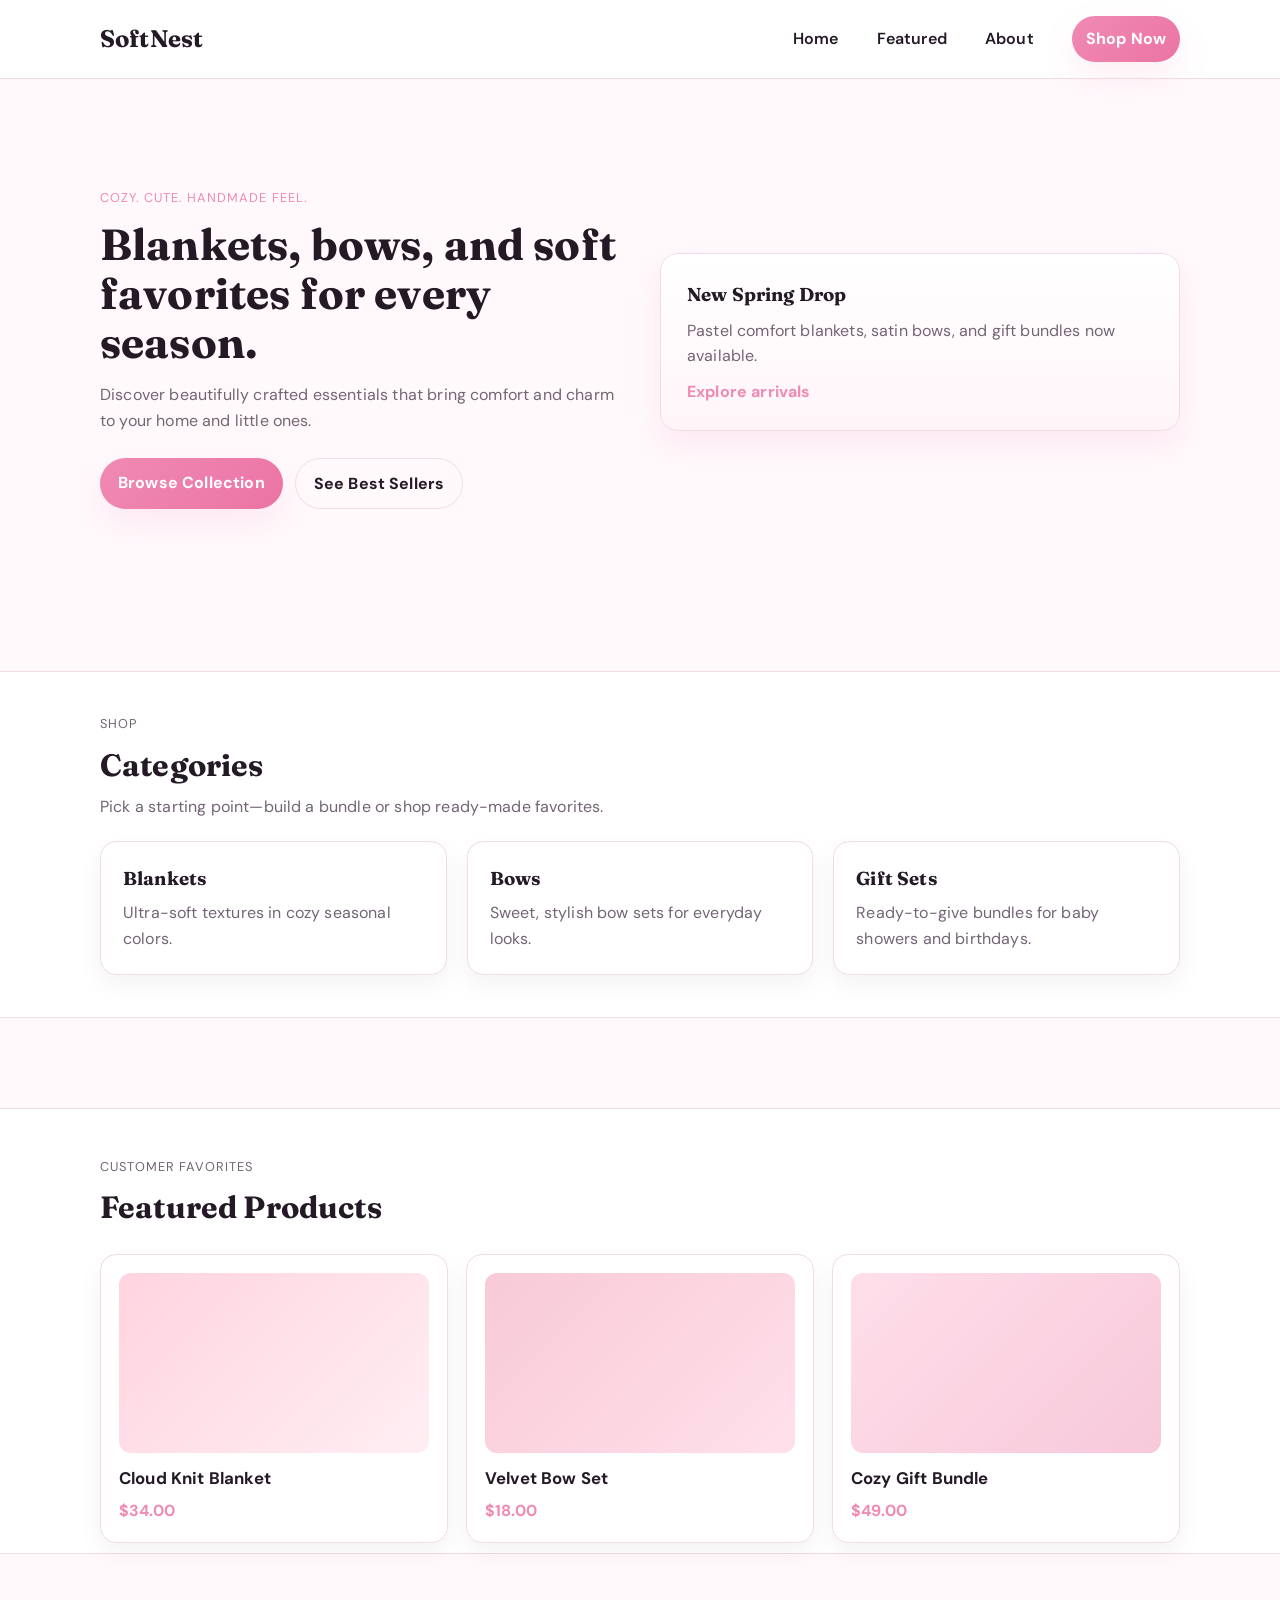
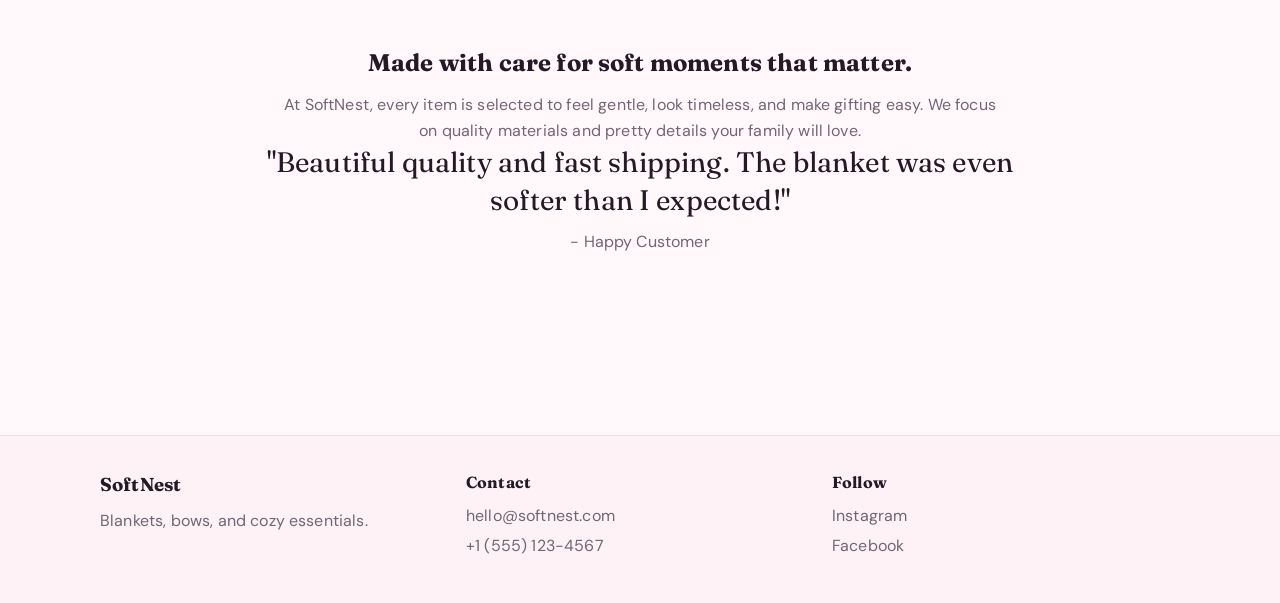
<file: docs/index.html>
<!DOCTYPE html>
<html lang="en">
<head>
  <meta charset="UTF-8">
  <meta name="viewport" content="width=device-width, initial-scale=1.0">
  <title>SoftNest</title>
  <link rel="preconnect" href="https://fonts.googleapis.com">
  <link rel="preconnect" href="https://fonts.gstatic.com" crossorigin>
  <link href="https://fonts.googleapis.com/css2?family=DM+Sans:wght@400;500;700&family=Fraunces:opsz,wght@9..144,600;9..144,700&display=swap" rel="stylesheet">
  <link rel="stylesheet" href="style.css">
</head>
<body>
  <header class="site-header">
    <nav class="navbar container">
      <a href="#" class="logo">SoftNest</a>
      <ul class="nav-links">
        <li><a href="#home">Home</a></li>
        <li><a href="#featured">Featured</a></li>
        <li><a href="#about">About</a></li>
      </ul>
      <a href="#shop" class="btn btn-sm">Shop Now</a>
    </nav>
  </header>

  <main>
    <section class="hero" id="home">
      <div class="container hero-grid">
        <div class="hero-copy">
          <p class="eyebrow">Cozy. Cute. Handmade feel.</p>
          <h1>Blankets, bows, and soft favorites for every season.</h1>
          <p class="hero-text">
            Discover beautifully crafted essentials that bring comfort and charm
            to your home and little ones.
          </p>
          <div class="hero-actions">
            <a href="#shop" class="btn">Browse Collection</a>
            <a href="#featured" class="btn btn-outline">See Best Sellers</a>
          </div>
        </div>
        <div class="hero-card">
          <h3>New Spring Drop</h3>
          <p>Pastel comfort blankets, satin bows, and gift bundles now available.</p>
          <a href="#shop">Explore arrivals</a>
        </div>
      </div>
    </section>

    <section class="section-frame" id="shop">
      <div class="container">
        <div class="section-heading">
          <p class="eyebrow">Shop</p>
          <h2>Categories</h2>
          <p class="hero-text">Pick a starting point—build a bundle or shop ready-made favorites.</p>
        </div>
        <div class="categories">
          <article class="category">
            <h3>Blankets</h3>
            <p>Ultra-soft textures in cozy seasonal colors.</p>
          </article>
          <article class="category">
            <h3>Bows</h3>
            <p>Sweet, stylish bow sets for everyday looks.</p>
          </article>
          <article class="category">
            <h3>Gift Sets</h3>
            <p>Ready-to-give bundles for baby showers and birthdays.</p>
          </article>
        </div>
      </div>
    </section>

    <section class="featured section-frame" id="featured">
      <div class="container">
        <div class="section-heading">
          <p class="eyebrow">Customer Favorites</p>
          <h2>Featured Products</h2>
        </div>
        <div class="product-grid">
          <article class="product">
            <div class="product-image image-one"></div>
            <h3>Cloud Knit Blanket</h3>
            <p>$34.00</p>
          </article>
          <article class="product">
            <div class="product-image image-two"></div>
            <h3>Velvet Bow Set</h3>
            <p>$18.00</p>
          </article>
          <article class="product">
            <div class="product-image image-three"></div>
            <h3>Cozy Gift Bundle</h3>
            <p>$49.00</p>
          </article>
        </div>
      </div>
    </section>

    <section class="about container" id="about">
      <h2>Made with care for soft moments that matter.</h2>
      <p>
        At SoftNest, every item is selected to feel gentle, look timeless, and
        make gifting easy. We focus on quality materials and pretty details your
        family will love.
      </p>
    </section>

    <section class="testimonial">
      <div class="container">
        <blockquote>
          "Beautiful quality and fast shipping. The blanket was even softer than I expected!"
        </blockquote>
        <p>- Happy Customer</p>
      </div>
    </section>
  </main>

  <footer class="site-footer" id="contact">
    <div class="container footer-grid">
      <div>
        <h3>SoftNest</h3>
        <p>Blankets, bows, and cozy essentials.</p>
      </div>
      <div>
        <h4>Contact</h4>
        <p>hello@softnest.com</p>
        <p>+1 (555) 123-4567</p>
      </div>
      <div>
        <h4>Follow</h4>
        <p>Instagram</p>
        <p>Facebook</p>
      </div>
    </div>
  </footer>
</body>
</html>
</file>
<file: docs/style.css>
@import url('https://fonts.googleapis.com/css2?family=DM+Sans:wght@400;500;700&family=Fraunces:opsz,wght@9..144,600;9..144,700&display=swap');

:root {
  --bg: #fff9fc;
  --card: #ffffff;
  --ink: #231a26;
  --muted: #726574;
  --accent: #f08ab3;
  --accent-2: #f7c8da;
  --border: #f1dbe7;
  --shadow: 0 14px 32px rgba(240, 138, 179, 0.14);
  --radius: 18px;
  --container: min(1080px, 92vw);
}

* { box-sizing: border-box; }
body {
  margin: 0;
  font-family: "DM Sans", system-ui, sans-serif;
  background: var(--bg);
  color: var(--ink);
  line-height: 1.6;
  letter-spacing: 0.01em;
}
html { scroll-behavior: smooth; }
a { color: inherit; text-decoration: none; }

.container { width: var(--container); margin: 0 auto; }

/* Header */
.site-header {
  position: sticky;
  top: 0;
  z-index: 20;
  backdrop-filter: blur(10px);
  background: rgba(255, 255, 255, 0.94);
  border-bottom: 1px solid var(--border);
}
.navbar {
  min-height: 78px;
  display: flex;
  align-items: center;
  gap: 22px;
}
.logo {
  font-family: "Fraunces", serif;
  font-weight: 700;
  font-size: 1.5rem;
}
.nav-links {
  list-style: none;
  display: flex;
  gap: 18px;
  margin-left: auto;
}
.nav-links a {
  font-weight: 600;
  padding: 8px 10px;
  border-radius: 12px;
  transition: background 0.2s ease, color 0.2s ease;
}
.nav-links a:hover,
.nav-links a.active { background: #fff2f7; color: var(--accent); }

.btn {
  display: inline-block;
  background: linear-gradient(135deg, var(--accent), #eb74a5);
  color: #fff;
  font-weight: 700;
  padding: 12px 18px;
  border-radius: 999px;
  box-shadow: var(--shadow);
  transition: transform 0.18s ease, box-shadow 0.18s ease, background 0.2s ease;
}
.btn:hover { transform: translateY(-2px); box-shadow: 0 18px 42px rgba(240, 138, 179, 0.2); }
.btn-sm { padding: 10px 14px; margin-left: 6px; }
.btn-outline {
  background: transparent;
  color: var(--ink);
  border: 1px solid var(--border);
  box-shadow: none;
}

/* Hero */
.hero { padding: 96px 0 72px; }
.hero-grid {
  display: grid;
  grid-template-columns: repeat(auto-fit, minmax(280px, 1fr));
  gap: 40px;
  align-items: center;
}
.eyebrow {
  text-transform: uppercase;
  letter-spacing: 0.08em;
  font-size: 0.8rem;
  color: var(--accent);
  margin-bottom: 12px;
}
.hero h1 {
  font-family: "Fraunces", serif;
  font-size: clamp(2.1rem, 3.4vw, 3.2rem);
  line-height: 1.12;
  margin: 0 0 14px;
}
.hero-text { color: var(--muted); max-width: 60ch; margin-bottom: 24px; }
.hero-actions { display: flex; gap: 12px; flex-wrap: wrap; }
.hero-card {
  background: linear-gradient(180deg, #fff, #fff5f9);
  border: 1px solid var(--border);
  border-radius: var(--radius);
  padding: 26px;
  box-shadow: var(--shadow);
}
.hero-card h3 { font-family: "Fraunces", serif; margin: 0 0 8px; }
.hero-card p { color: var(--muted); margin: 0 0 10px; }
.hero-card a { font-weight: 700; color: var(--accent); }

/* Sections */
section {
  margin-bottom: 90px;
  scroll-margin-top: 90px; /* offset sticky header for anchor jumps */
}
.section-frame {
  padding: 42px 0;
  background: #fff;
  border-top: 1px solid var(--border);
  border-bottom: 1px solid var(--border);
}
.section-heading { margin-bottom: 22px; }
.section-heading h2 {
  font-family: "Fraunces", serif;
  font-size: clamp(1.8rem, 2.4vw, 2.3rem);
  margin: 6px 0 4px;
}
.section-heading p { color: var(--muted); margin: 0; }

/* Categories */
.categories {
  display: grid;
  grid-template-columns: repeat(auto-fit, minmax(240px, 1fr));
  gap: 20px;
}
.category {
  background: var(--card);
  border: 1px solid var(--border);
  border-radius: 16px;
  padding: 22px;
  box-shadow: 0 10px 26px rgba(35, 26, 38, 0.05);
}
.category h3 { font-family: "Fraunces", serif; margin: 0 0 6px; }
.category p { color: var(--muted); margin: 0; }

/* Featured */
.featured {
  padding: 48px 0 10px;
  background: #fff;
}
.product-grid {
  display: grid;
  grid-template-columns: repeat(auto-fit, minmax(240px, 1fr));
  gap: 18px;
}
.product {
  border: 1px solid var(--border);
  border-radius: 16px;
  background: var(--card);
  padding: 18px;
  box-shadow: 0 10px 24px rgba(35, 26, 38, 0.05);
}
.product-image {
  height: 180px;
  border-radius: 12px;
  margin-bottom: 12px;
}
.image-one { background: linear-gradient(135deg, #ffd4df, #ffeef3); }
.image-two { background: linear-gradient(135deg, #f8cad7, #ffe0ea); }
.image-three { background: linear-gradient(135deg, #ffdeea, #f7c9da); }
.product h3 { margin: 0 0 6px; font-size: 1.05rem; }
.product p { margin: 0; color: var(--accent); font-weight: 700; }

/* About & Testimonial */
.about {
  max-width: 720px;
  text-align: center;
}
.about h2 { font-family: "Fraunces", serif; margin: 0 0 10px; }
.about p { color: var(--muted); margin: 0; }

.testimonial {
  padding-bottom: 90px;
  text-align: center;
}
.testimonial blockquote {
  font-family: "Fraunces", serif;
  font-size: clamp(1.2rem, 2.2vw, 1.8rem);
  line-height: 1.35;
  max-width: 760px;
  margin: 0 auto 10px;
}
.testimonial p { color: var(--muted); margin: 0; }

/* Footer */
.site-footer {
  background: #fff2f6;
  border-top: 1px solid var(--border);
  padding: 34px 0 40px;
}
.footer-grid {
  display: grid;
  grid-template-columns: repeat(auto-fit, minmax(200px, 1fr));
  gap: 18px;
}
.footer-grid h3,
.footer-grid h4 {
  font-family: "Fraunces", serif;
  margin: 0 0 8px;
}
.footer-grid p { color: var(--muted); margin: 4px 0; }

/* Responsive */
@media (max-width: 720px) {
  .nav-links { display: none; }
  .hero { padding-top: 78px; }
}
</file>
